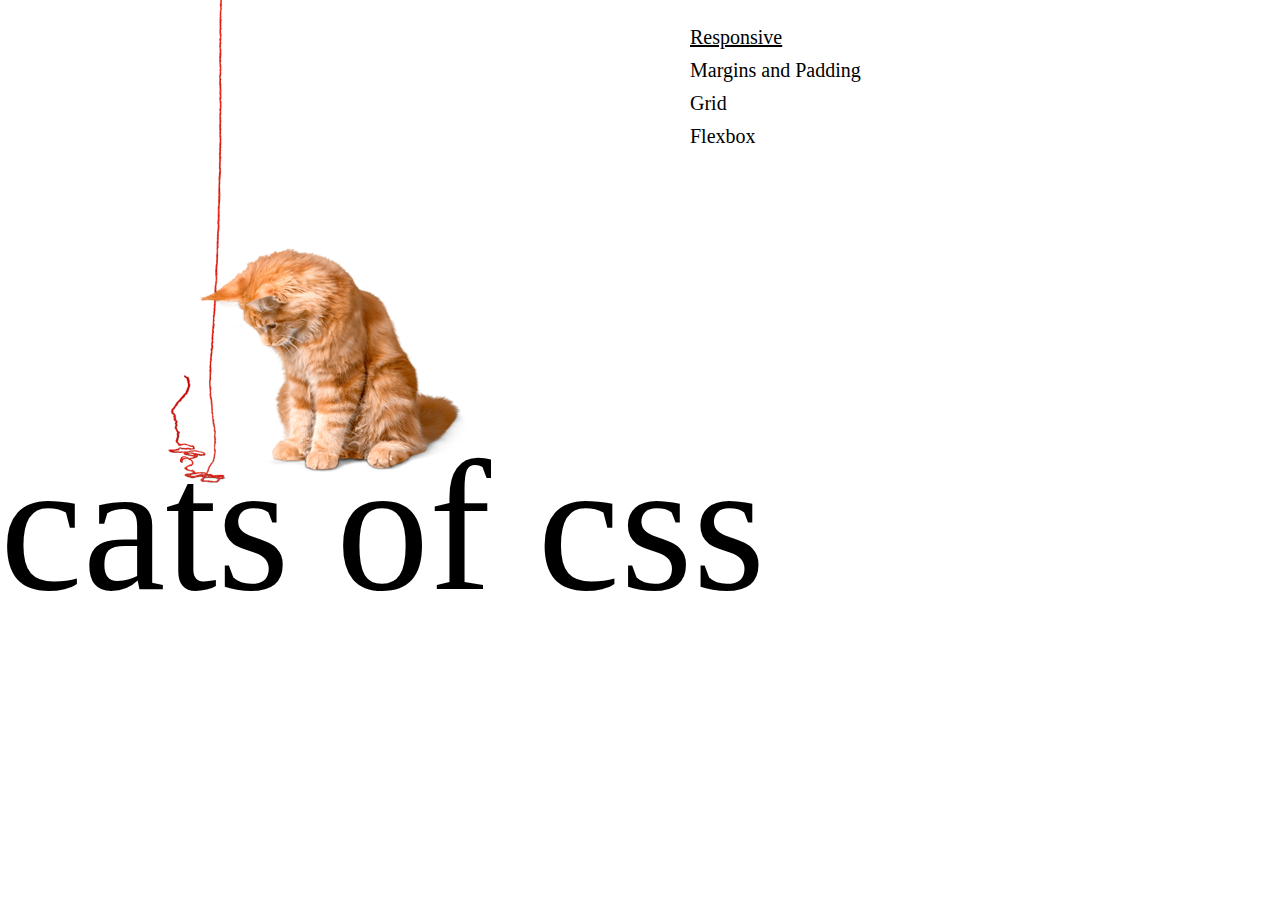
<file: index.html>
<!DOCTYPE html>
<html lang="en">
<head>
    <meta charset="UTF-8">
    <meta http-equiv="X-UA-Compatible" content="IE=edge">
    <meta name="viewport" content="width=device-width, initial-scale=1.0">

    <link href="./css/style.css" rel="stylesheet"/>
    <link href="./css/main.css" rel="stylesheet"/>
    <link href="./css/normalize.css" rel="stylesheet"/>
    <title>Cats of CSS</title>
</head>
<body>
    <div class="cat-intro-base">
        <div class="cat-intro">
            <img src="images/cat_string.png">
            <!-- <h1>The cats of css</h1> -->
        </div>
        <div class="cat-selection">
            <ul>
                <li><a href="responsive/index.html">Responsive</a></li>
                <li>Margins and Padding</li>
                <li>Grid</li>
                <li>Flexbox</li>
            </ul>
            
        </div>
    </div>
   
    <div class="cat-logo">
        <!-- <h1>Cats of CSS</h1> -->
        <svg viewBox="0 0 110 18">
            <text x="0" y="15">cats of css</text>
          </svg>
    </div>
   
</body>
</html>
</file>
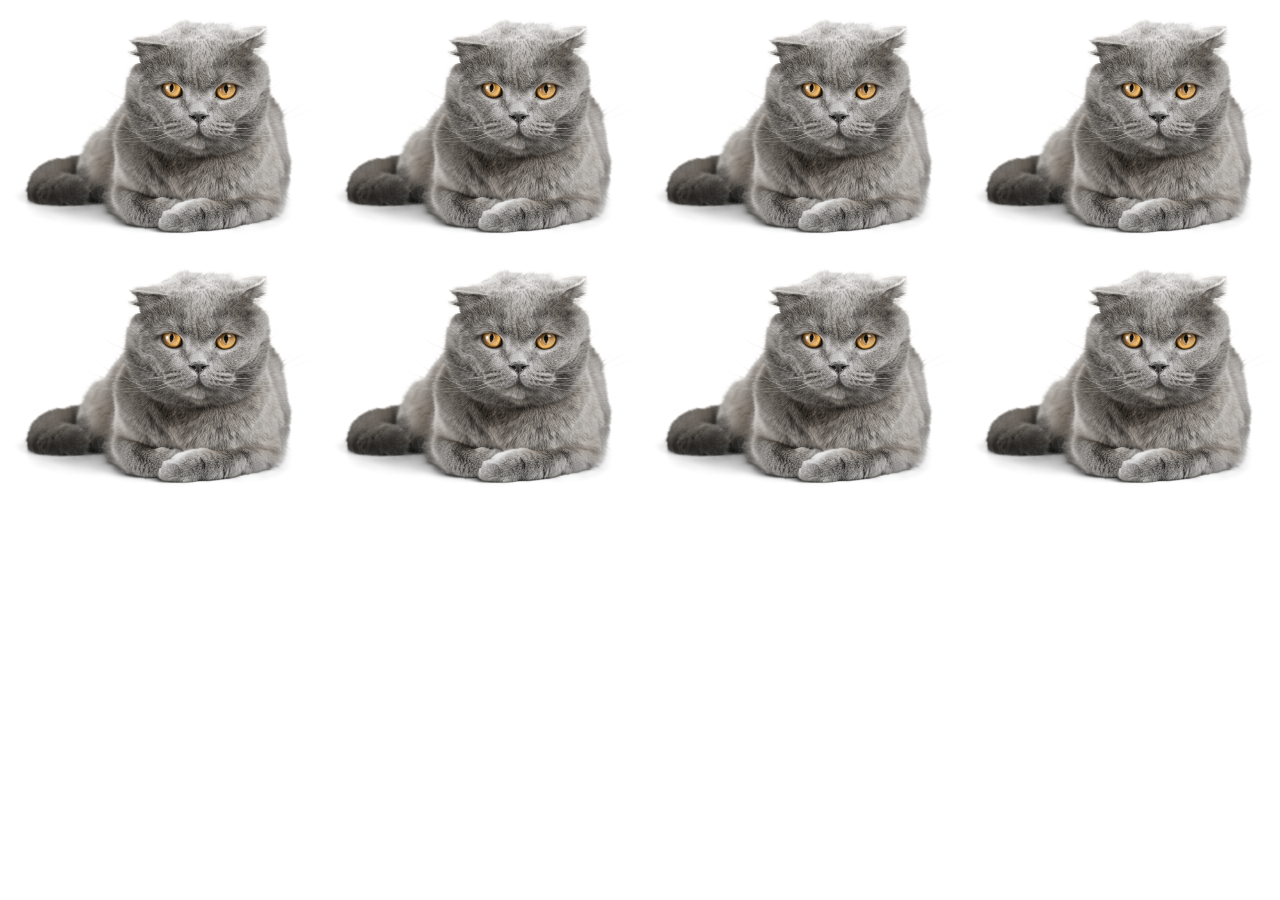
<file: grid/index.html>
<!DOCTYPE html>
<html lang="en">
<head>
    <meta charset="UTF-8">
    <meta http-equiv="X-UA-Compatible" content="IE=edge">
    <meta name="viewport" content="width=device-width, initial-scale=1.0">
    <link href="./css/style.css" rel="stylesheet"/>

    <link href="../css/normalize.css" rel="stylesheet"/>
    <title>Cat Grid</title>
</head>
<body>
    <section class="cats-in-boxes">
        <div><img src="../images/cat_md.png"></div>
        <div><img src="../images/cat_md.png"></div>
        <div><img src="../images/cat_md.png"></div>
        <div><img src="../images/cat_md.png"></div>
        <div><img src="../images/cat_md.png"></div>
        <div><img src="../images/cat_md.png"></div>
        <div><img src="../images/cat_md.png"></div>
        <div><img src="../images/cat_md.png"></div>
    </section>
</body>
</html>
</file>
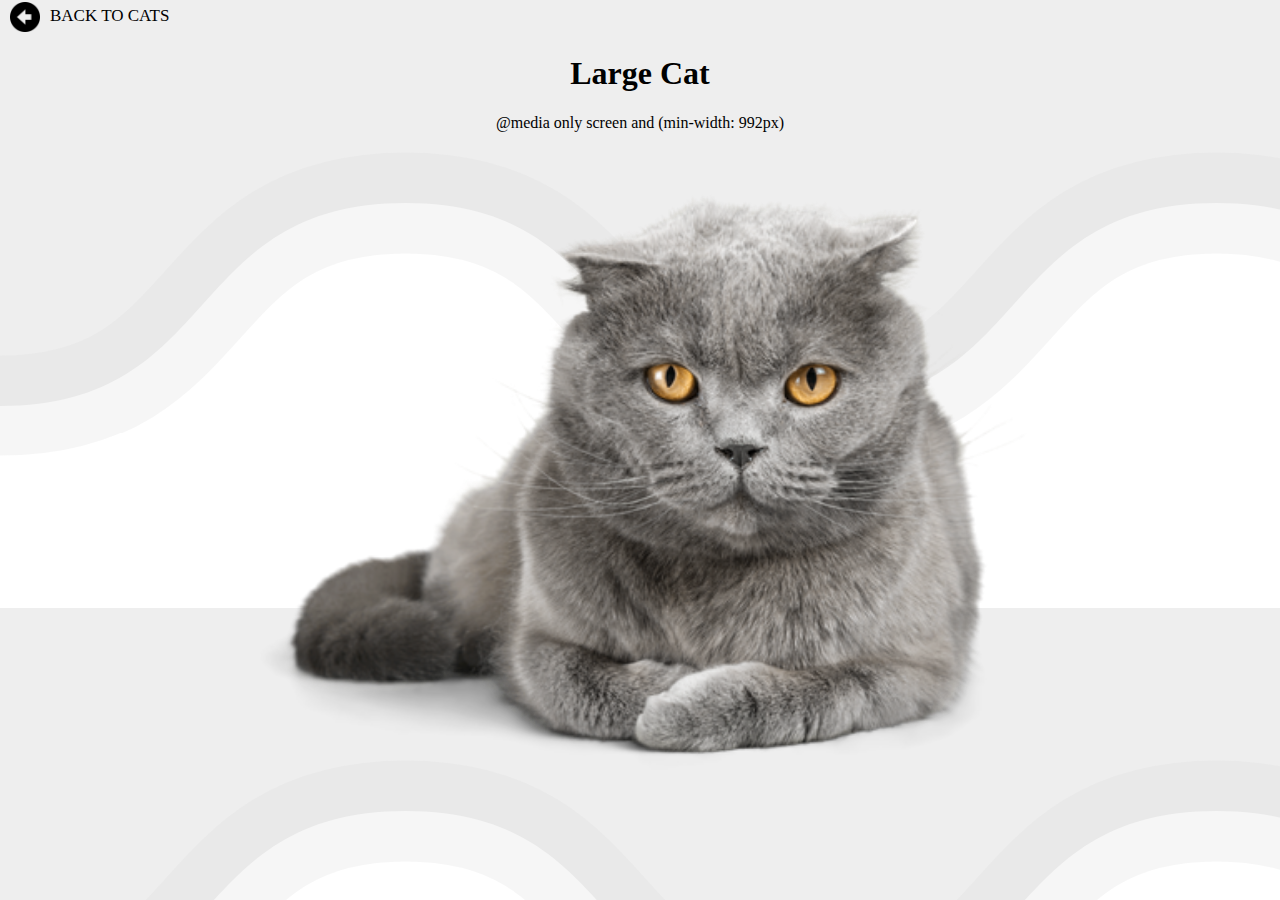
<file: responsive/index.html>
<!DOCTYPE html>
<html lang="en">
<head>
    <meta charset="UTF-8">
    <meta http-equiv="X-UA-Compatible" content="IE=edge">
    <meta name="viewport" content="width=device-width, initial-scale=1.0">
    <link href="../css/main.css" rel="stylesheet"/>
    <link href="./css/style.css" rel="stylesheet"/>
    <link href="../css/normalize.css" rel="stylesheet"/>
    <title>Cat Responsive</title>

    <meta name="title" content="Cat Responsive">
<meta name="description" content="A way to look at responsiveness">
<meta name="keywords" content="cat, responsive, html, education">
<meta http-equiv="Content-Type" content="text/html; charset=utf-8">
<meta name="language" content="English">
<meta name="author" content="Paula Bannerman (Dcartist)">
    
</head>
<body>
    <div class="top"><a href="../index.html"><img src="../images/arrows/round-black-left-arrow.png" height="30px">Back to cats </a></div>
    
    <section class="cat-base">
        <div class="Large-Cat"><h1>Large Cat</h1>
            <p>@media only screen and (min-width: 992px)</p>
            <img src="images/cat_md.png" alt="Large Cat">
        </div>
        <div class="Medium-Cat"><h1>Medium Cat</h1>
            <p>@media only screen and (min-width: 600px)</p>
        <img src="images/cat_lrg.png" alt="Medium Cat">
    </div>
        <div class="Kitten">
            <h1>Kitten</h1>
            <p>@media only screen and (max-width: 600px)</p>
        <img src="images/cat_sm.png" alt="Kitten">
    </div> 
    </section>
    
</body>
</html>
</file>
<file: css/style.css>
.cat-intro-base {
    display: grid;
    grid-template-columns: repeat(2, 1fr);
    /* flex-direction: column;
    justify-items: center; */
    width: 100vw;
    margin: 0;
}
@keyframes fadeIn {
    from {
      opacity: 0;
    }
    to {
      opacity: 1;
    }
  }


.cat-intro {
    margin: auto;
    animation-duration: 2400ms;
    animation-name: fadeIn;
}

.cat-selection {
    display: flex;
}

svg {
    width: 100vw;
  }

/* h1{
    width: 30px;
} */
.cat-logo{
    width: 100vw;
    margin: -90px 0 0 0;
    padding: 0;
    /* animation-delay: 1.2s; */
    animation-duration: 5400ms;
    /* animation-iteration-count: 1; */
    animation-name: fadeIn;
}
</file>
<file: css/main.css>
.top{
    display: flex;
    align-content: center;
    
      }
    
    .top img {
        vertical-align: middle;
        margin: 2px 10px;
    }
    
    .top a {
        color: black;
        font-size: 17px;
        /* font-weight: 600; */
        text-decoration: none;
        text-transform: uppercase;
    }

    .cat-selection ul {
        list-style-type: none;
    }
    .cat-selection li {
        font-size: 20px;
        margin: 10px;
    }
    .cat-selection  ul li a{
        color: black;
        /* text-decoration: none; */

    }
</file>
<file: grid/css/style.css>
.cats-in-boxes {
    display: grid;
    grid-template-columns: repeat(5,1fr);

}

@media only screen and (max-width: 600px) {
    .cats-in-boxes {
        display: flex;
        /* grid-template-columns: repeat(1,1fr); */
    
    }
    img {
        width: 100%;
    }
}


@media only screen and (min-width: 600px) and (max-width: 992px){

    .cats-in-boxes {
        grid-template-columns: repeat(3,1fr);
    
    }
    img {
        width: 100%;
    }

}


@media only screen and (min-width: 900px) {
    .cats-in-boxes {
        grid-template-columns: repeat(4,1fr);
    
    }
    img {
        width: 100%;
    }
}
</file>
<file: responsive/css/style.css>
/* The top css is basically default. Keep your media queries at the bottom!!! */
body {
    overflow: hidden; /* Hide scrollbars */
    background: url('/images/background.svg')
  }


.cat-base{
    display: flex;
    justify-content: center;
    width: 100%;
    max-height: 99vh;
}

h1 {
    text-align: center;
}
p{
    text-align: center;
}

/* If the images I want is 90 vw as default */
.cat-base img {
    width: 90vw;
}

/* This is a default, but added it at the bottom just because I have min-width (minimum width) on the tablet and i didn't have a max-width which would contain it to what I wanted. */
.Kitten, .Medium-Cat {
    display: none;
}







/* Great size for mobile. This is saying the max-width 600px and smaller use these changes*/
@media only screen and (max-width: 600px) {
    .Kitten {
    display: block;
}
.Medium-Cat, .Large-Cat {
    display: none;
}
}

/* Good for tablet, but you can put a max-width (max-width: 992px) to cap the size.  This is saying the min-width 600px and large use these changes. Yes you can add more than one "and" you can have multiple ands
 @media only screen and (min-width: 600px) and (max-width: 992px) */
@media only screen and (min-width: 600px) {
    .Kitten, .Large-Cat {
    display: none;
}

.Medium-Cat {
    display: block;
}
.cat-base img {
    width: 85vw;
}
}

/* added the desktop because I didn't put a max width on the tablet. This is saying the min-width 992 and large use these changes */
@media only screen and (min-width: 992px) {
    
    .Kitten, .Medium-Cat {
        display: none;
    }

    .Large-Cat {
        display: block;
    }

    .cat-base img {
        width: 65vw;
    }
    
    
}
</file>
